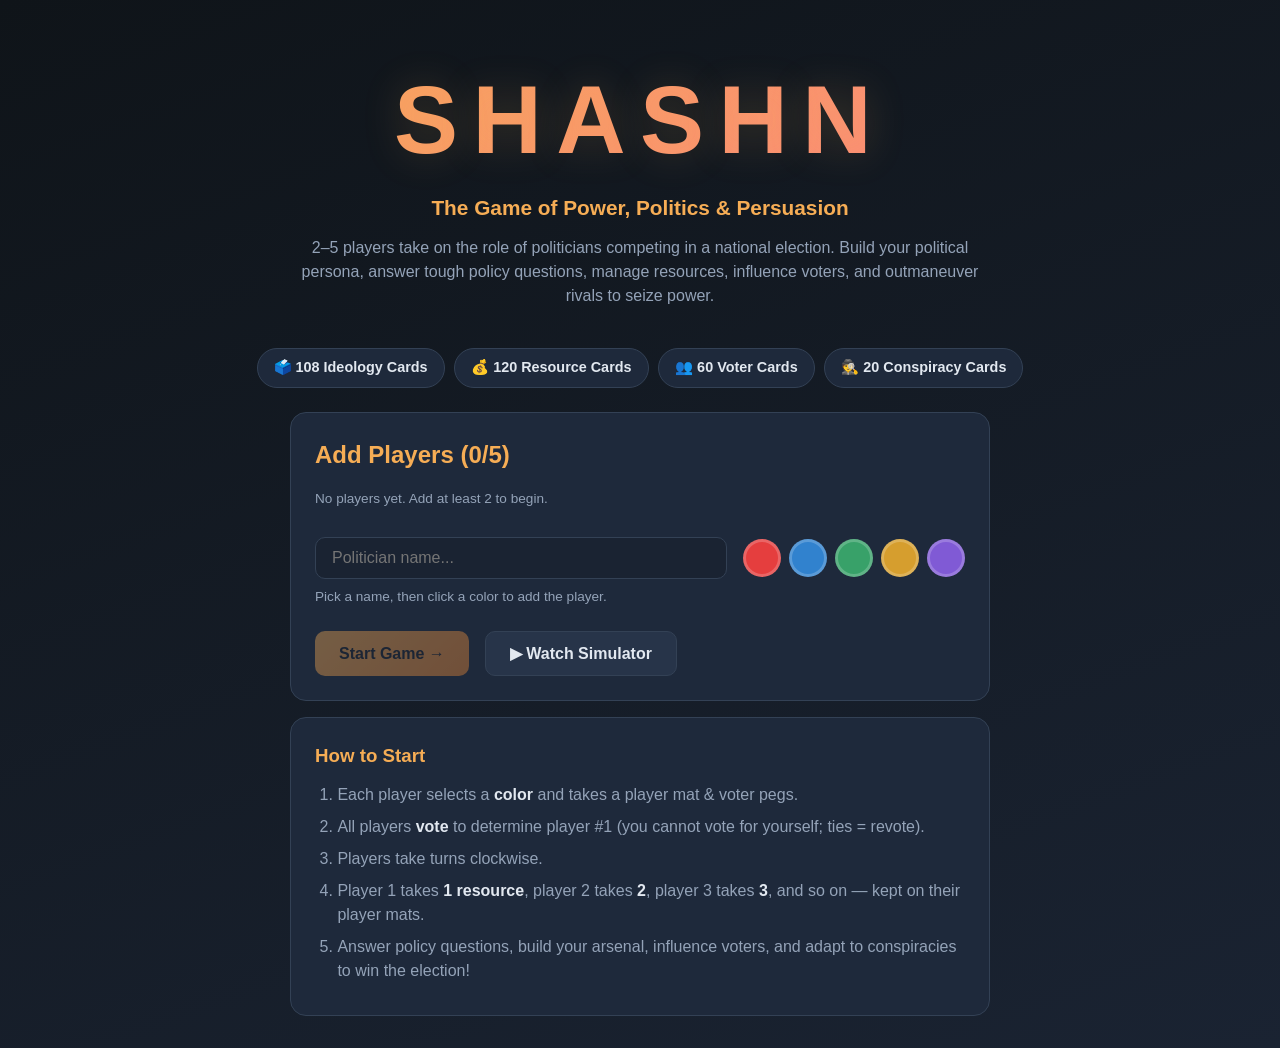
<file: shashn/index.html>
<!DOCTYPE html>
<html lang="en">
<head>
  <meta charset="UTF-8" />
  <meta name="viewport" content="width=device-width, initial-scale=1.0" />
  <title>SHASHN — The Game of Power, Politics &amp; Persuasion</title>
  <meta name="description" content="A digital version of Shashn: 2-5 players compete as politicians in a national election." />
  <link rel="stylesheet" href="style.css" />
</head>
<body>
  <div id="app"></div>
  <script src="cards.js"></script>
  <script src="game.js"></script>
  <script src="simulator.js"></script>
  <script src="ui.js"></script>
</body>
</html>
</file>
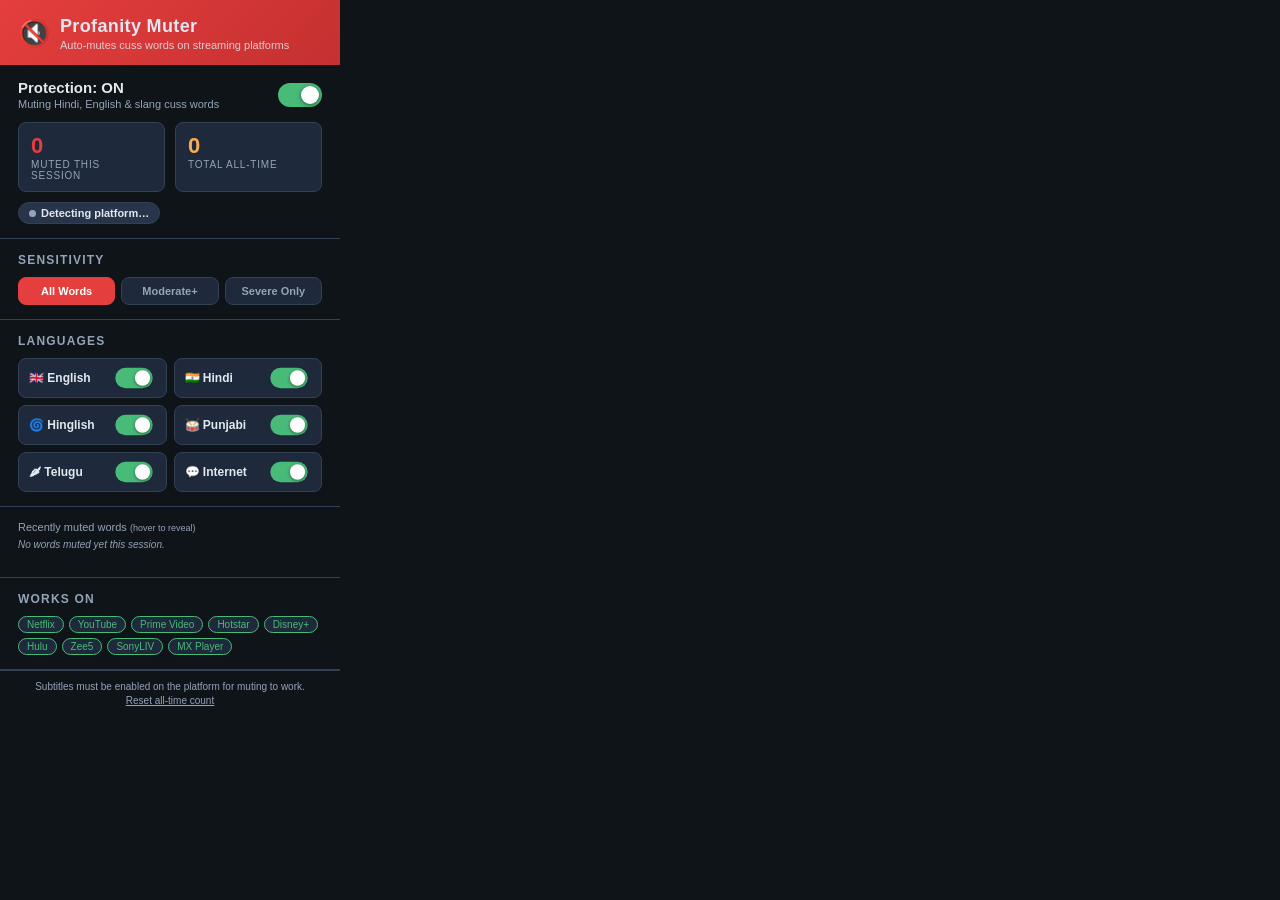
<file: netflix-chrome-extension/popup.html>
<!DOCTYPE html>
<html lang="en">
<head>
  <meta charset="UTF-8" />
  <meta name="viewport" content="width=device-width, initial-scale=1.0" />
  <title>Profanity Muter</title>
  <style>
    :root {
      --bg: #0f1419;
      --panel: #1e293b;
      --panel2: #273449;
      --accent: #e53e3e;
      --accent2: #f6ad55;
      --green: #48bb78;
      --text: #e2e8f0;
      --muted: #94a3b8;
      --border: #334155;
    }
    * { box-sizing: border-box; margin: 0; padding: 0; }
    body {
      width: 340px;
      font-family: 'Segoe UI', Roboto, sans-serif;
      background: var(--bg);
      color: var(--text);
      font-size: 14px;
    }

    .header {
      background: linear-gradient(135deg, #e53e3e, #c53030);
      padding: 16px 18px 14px;
      display: flex; align-items: center; gap: 10px;
    }
    .header-icon { font-size: 26px; }
    .header-title { font-size: 18px; font-weight: 800; letter-spacing: 0.02em; }
    .header-sub { font-size: 11px; opacity: 0.85; margin-top: 2px; }

    .section { padding: 14px 18px; border-bottom: 1px solid var(--border); }
    .section:last-child { border-bottom: none; }

    /* Master toggle */
    .master-row {
      display: flex; align-items: center; justify-content: space-between;
    }
    .master-label { font-size: 15px; font-weight: 700; }
    .master-sub { font-size: 11px; color: var(--muted); margin-top: 2px; }

    /* Toggle switch */
    .toggle-wrap { display: flex; align-items: center; gap: 8px; }
    .toggle {
      position: relative; width: 44px; height: 24px; cursor: pointer;
    }
    .toggle input { opacity: 0; width: 0; height: 0; position: absolute; }
    .slider {
      position: absolute; inset: 0; border-radius: 24px;
      background: var(--border); transition: background 0.2s;
    }
    .slider::before {
      content: ''; position: absolute;
      width: 18px; height: 18px; border-radius: 50%;
      background: #fff; left: 3px; bottom: 3px;
      transition: transform 0.2s;
      box-shadow: 0 1px 4px rgba(0,0,0,0.5);
    }
    input:checked + .slider { background: var(--green); }
    input:checked + .slider::before { transform: translateX(20px); }

    /* Stats */
    .stats { display: flex; gap: 10px; margin-top: 12px; }
    .stat-box {
      flex: 1; background: var(--panel); border-radius: 8px;
      padding: 10px 12px; border: 1px solid var(--border);
    }
    .stat-num { font-size: 22px; font-weight: 800; color: var(--accent); }
    .stat-label { font-size: 10px; color: var(--muted); text-transform: uppercase; letter-spacing: 0.08em; }
    .stat-total .stat-num { color: var(--accent2); }

    /* Platform indicator */
    .platform-badge {
      display: inline-flex; align-items: center; gap: 5px;
      background: var(--panel2); border: 1px solid var(--border);
      border-radius: 20px; padding: 4px 10px; font-size: 11px; font-weight: 600;
      margin-top: 10px;
    }
    .platform-dot { width: 7px; height: 7px; border-radius: 50%; background: var(--green); }
    .platform-dot.inactive { background: var(--muted); }

    /* Language toggles */
    .section-title { font-size: 12px; font-weight: 700; color: var(--muted); text-transform: uppercase; letter-spacing: 0.1em; margin-bottom: 10px; }
    .lang-grid { display: grid; grid-template-columns: 1fr 1fr; gap: 7px; }
    .lang-row {
      display: flex; align-items: center; justify-content: space-between;
      background: var(--panel); border: 1px solid var(--border);
      border-radius: 8px; padding: 7px 10px;
    }
    .lang-name { font-size: 12px; font-weight: 600; }
    .lang-toggle { transform: scale(0.85); }

    /* Last muted */
    .last-muted-title { font-size: 11px; color: var(--muted); margin-bottom: 6px; }
    .muted-words { display: flex; flex-wrap: wrap; gap: 5px; min-height: 24px; }
    .muted-word {
      background: rgba(229,62,62,0.15); border: 1px solid rgba(229,62,62,0.3);
      border-radius: 12px; padding: 2px 10px; font-size: 11px; color: var(--accent);
      font-weight: 600; filter: blur(4px); transition: filter 0.2s; cursor: pointer;
    }
    .muted-word:hover { filter: none; }
    .muted-word-hint { font-size: 10px; color: var(--muted); font-style: italic; }

    /* Sensitivity */
    .sensitivity-row { display: flex; gap: 6px; margin-top: 4px; }
    .sens-btn {
      flex: 1; padding: 7px 6px; border-radius: 8px; border: 1px solid var(--border);
      background: var(--panel); color: var(--muted); font-size: 11px; font-weight: 600;
      cursor: pointer; text-align: center; transition: all 0.15s;
    }
    .sens-btn.active { background: var(--accent); border-color: var(--accent); color: #fff; }

    /* Supported platforms */
    .platform-list { display: flex; flex-wrap: wrap; gap: 5px; margin-top: 6px; }
    .plat-tag {
      font-size: 10px; padding: 2px 8px; border-radius: 10px;
      background: var(--panel); border: 1px solid var(--border); color: var(--muted);
    }
    .plat-tag.active { border-color: var(--green); color: var(--green); }

    /* Footer */
    .footer {
      padding: 10px 18px; text-align: center; font-size: 10px; color: var(--muted);
      border-top: 1px solid var(--border);
    }
    .reset-btn {
      font-size: 10px; color: var(--muted); background: none; border: none; cursor: pointer;
      text-decoration: underline; margin-top: 3px;
    }
    .reset-btn:hover { color: var(--accent); }
  </style>
</head>
<body>
  <div class="header">
    <div class="header-icon">🔇</div>
    <div>
      <div class="header-title">Profanity Muter</div>
      <div class="header-sub">Auto-mutes cuss words on streaming platforms</div>
    </div>
  </div>

  <!-- Master toggle -->
  <div class="section">
    <div class="master-row">
      <div>
        <div class="master-label" id="statusText">Protection: ON</div>
        <div class="master-sub">Muting Hindi, English &amp; slang cuss words</div>
      </div>
      <label class="toggle">
        <input type="checkbox" id="masterToggle" checked />
        <span class="slider"></span>
      </label>
    </div>

    <div class="stats">
      <div class="stat-box">
        <div class="stat-num" id="sessionCount">0</div>
        <div class="stat-label">Muted this session</div>
      </div>
      <div class="stat-box stat-total">
        <div class="stat-num" id="totalCount">0</div>
        <div class="stat-label">Total all-time</div>
      </div>
    </div>

    <div id="platformBadge" class="platform-badge">
      <div class="platform-dot inactive" id="platformDot"></div>
      <span id="platformName">Detecting platform…</span>
    </div>
  </div>

  <!-- Sensitivity -->
  <div class="section">
    <div class="section-title">Sensitivity</div>
    <div class="sensitivity-row">
      <div class="sens-btn active" data-sens="all">All Words</div>
      <div class="sens-btn" data-sens="moderate">Moderate+</div>
      <div class="sens-btn" data-sens="severe">Severe Only</div>
    </div>
  </div>

  <!-- Language toggles -->
  <div class="section">
    <div class="section-title">Languages</div>
    <div class="lang-grid">
      <div class="lang-row">
        <span class="lang-name">🇬🇧 English</span>
        <label class="toggle lang-toggle"><input type="checkbox" data-lang="english" checked /><span class="slider"></span></label>
      </div>
      <div class="lang-row">
        <span class="lang-name">🇮🇳 Hindi</span>
        <label class="toggle lang-toggle"><input type="checkbox" data-lang="hindi" checked /><span class="slider"></span></label>
      </div>
      <div class="lang-row">
        <span class="lang-name">🌀 Hinglish</span>
        <label class="toggle lang-toggle"><input type="checkbox" data-lang="hinglish" checked /><span class="slider"></span></label>
      </div>
      <div class="lang-row">
        <span class="lang-name">🥁 Punjabi</span>
        <label class="toggle lang-toggle"><input type="checkbox" data-lang="punjabi" checked /><span class="slider"></span></label>
      </div>
      <div class="lang-row">
        <span class="lang-name">🌶 Telugu</span>
        <label class="toggle lang-toggle"><input type="checkbox" data-lang="telugu" checked /><span class="slider"></span></label>
      </div>
      <div class="lang-row">
        <span class="lang-name">💬 Internet</span>
        <label class="toggle lang-toggle"><input type="checkbox" data-lang="internet_slang" checked /><span class="slider"></span></label>
      </div>
    </div>
  </div>

  <!-- Recently muted -->
  <div class="section">
    <div class="last-muted-title">Recently muted words <span style="font-size:9px">(hover to reveal)</span></div>
    <div class="muted-words" id="mutedWords">
      <span class="muted-word-hint">No words muted yet this session.</span>
    </div>
  </div>

  <!-- Supported platforms -->
  <div class="section">
    <div class="section-title">Works On</div>
    <div class="platform-list">
      <span class="plat-tag active" id="tag-netflix">Netflix</span>
      <span class="plat-tag active" id="tag-youtube">YouTube</span>
      <span class="plat-tag active" id="tag-prime">Prime Video</span>
      <span class="plat-tag active" id="tag-hotstar">Hotstar</span>
      <span class="plat-tag active" id="tag-disney">Disney+</span>
      <span class="plat-tag active" id="tag-hulu">Hulu</span>
      <span class="plat-tag active" id="tag-zee5">Zee5</span>
      <span class="plat-tag active" id="tag-sonyliv">SonyLIV</span>
      <span class="plat-tag active" id="tag-mxplayer">MX Player</span>
    </div>
  </div>

  <div class="footer">
    Subtitles must be enabled on the platform for muting to work.
    <br/>
    <button class="reset-btn" id="resetBtn">Reset all-time count</button>
  </div>

  <script src="popup.js"></script>
</body>
</html>
</file>
<file: shashn/style.css>
/* ============================================================
   SHASHN - Political Board Game Styles
   ============================================================ */
:root {
  --bg: #0f1419;
  --bg2: #1a2332;
  --panel: #1e293b;
  --panel2: #273449;
  --accent: #f6ad55;
  --accent2: #fc8181;
  --text: #e2e8f0;
  --muted: #94a3b8;
  --border: #334155;
  --ideology: #4299e1;
  --resource: #48bb78;
  --voter: #ed8936;
  --conspiracy: #9f7aea;
}

* { box-sizing: border-box; margin: 0; padding: 0; }

body {
  font-family: 'Segoe UI', Roboto, -apple-system, sans-serif;
  background: linear-gradient(160deg, var(--bg) 0%, var(--bg2) 100%);
  color: var(--text);
  min-height: 100vh;
  line-height: 1.5;
}

#app { max-width: 1400px; margin: 0 auto; padding: 1rem; }

.screen { animation: fadeIn 0.4s ease; }
@keyframes fadeIn { from { opacity: 0; transform: translateY(10px); } to { opacity: 1; transform: none; } }

/* ── LOBBY ── */
.hero { text-align: center; padding: 2rem 1rem 1rem; }
.logo {
  font-size: clamp(3rem, 10vw, 6rem);
  font-weight: 900;
  letter-spacing: 0.15em;
  background: linear-gradient(135deg, var(--accent), var(--accent2));
  -webkit-background-clip: text; background-clip: text;
  -webkit-text-fill-color: transparent;
  text-shadow: 0 0 40px rgba(246,173,85,0.2);
}
.tagline { font-size: 1.3rem; color: var(--accent); font-weight: 600; margin-bottom: 0.8rem; }
.subtitle { color: var(--muted); max-width: 700px; margin: 0 auto; }

.deck-stats { display: flex; flex-wrap: wrap; gap: 0.6rem; justify-content: center; margin: 1.5rem 0; }
.stat-pill {
  background: var(--panel); border: 1px solid var(--border);
  padding: 0.5rem 1rem; border-radius: 20px; font-size: 0.9rem; font-weight: 600;
}

.lobby-panel, .rules-summary {
  background: var(--panel); border: 1px solid var(--border);
  border-radius: 16px; padding: 1.5rem; margin: 1rem auto; max-width: 700px;
}
.lobby-panel h2 { margin-bottom: 1rem; color: var(--accent); }

.player-list { display: flex; flex-wrap: wrap; gap: 0.6rem; margin-bottom: 1rem; min-height: 2rem; }
.player-chip {
  display: flex; align-items: center; gap: 0.5rem;
  padding: 0.5rem 1rem; border-radius: 24px; font-weight: 700;
  box-shadow: 0 2px 8px rgba(0,0,0,0.3);
}
.chip-remove {
  background: rgba(0,0,0,0.25); border: none; color: inherit;
  border-radius: 50%; width: 20px; height: 20px; cursor: pointer; font-size: 0.7rem;
}

.add-player-form { display: flex; gap: 1rem; align-items: center; flex-wrap: wrap; margin-bottom: 0.5rem; }
#playerName {
  flex: 1; min-width: 200px; padding: 0.7rem 1rem; border-radius: 10px;
  border: 1px solid var(--border); background: var(--bg2); color: var(--text); font-size: 1rem;
}
.color-picker { display: flex; gap: 0.5rem; }
.color-swatch {
  width: 38px; height: 38px; border-radius: 50%; border: 3px solid rgba(255,255,255,0.2);
  cursor: pointer; transition: transform 0.15s, border-color 0.15s;
}
.color-swatch:hover { transform: scale(1.15); border-color: #fff; }
.hint, .muted { color: var(--muted); font-size: 0.85rem; }

.lobby-actions { display: flex; gap: 1rem; margin-top: 1.5rem; flex-wrap: wrap; }

.btn {
  padding: 0.75rem 1.5rem; border-radius: 10px; border: none; cursor: pointer;
  font-size: 1rem; font-weight: 700; transition: transform 0.1s, box-shadow 0.2s;
}
.btn:hover { transform: translateY(-2px); box-shadow: 0 4px 16px rgba(0,0,0,0.3); }
.btn-primary { background: linear-gradient(135deg, var(--accent), #ed8936); color: #1a202c; }
.btn-secondary { background: var(--panel2); color: var(--text); border: 1px solid var(--border); }
.btn-small { padding: 0.4rem 0.9rem; font-size: 0.85rem; }
.btn.disabled, .btn:disabled { opacity: 0.4; cursor: not-allowed; }
.btn.disabled:hover, .btn:disabled:hover { transform: none; box-shadow: none; }

.rules-summary h3 { color: var(--accent); margin-bottom: 0.8rem; }
.rules-summary ol { padding-left: 1.4rem; }
.rules-summary li { margin-bottom: 0.5rem; color: var(--muted); }
.rules-summary strong { color: var(--text); }

/* ── VOTE ── */
.vote-screen { text-align: center; padding: 2rem 1rem; }
.vote-screen h2 { font-size: 2rem; margin-bottom: 0.5rem; }
.vote-card {
  background: var(--panel); border: 2px solid; border-radius: 16px;
  padding: 2rem; max-width: 600px; margin: 2rem auto;
}
.vote-options { display: flex; flex-wrap: wrap; gap: 1rem; justify-content: center; margin-top: 1.5rem; }
.vote-btn { min-width: 140px; }
.vote-progress { color: var(--muted); margin-top: 1rem; }

/* ── RESOURCES ── */
.resource-screen { padding: 1.5rem 0.5rem; }
.resource-screen h2 { text-align: center; font-size: 1.8rem; }
.current-picker {
  background: var(--panel); border: 2px solid; border-radius: 12px;
  padding: 1rem 1.5rem; max-width: 500px; margin: 1rem auto; text-align: center;
}
.card-grid {
  display: grid; grid-template-columns: repeat(auto-fill, minmax(220px, 1fr));
  gap: 1rem; margin: 1.5rem 0;
}
.picked-so-far { background: var(--panel); border-radius: 12px; padding: 1rem 1.5rem; }
.mini-cards { display: flex; flex-wrap: wrap; gap: 0.5rem; margin-top: 0.5rem; }
.mini-card { padding: 0.3rem 0.7rem; border-radius: 6px; font-size: 0.8rem; background: var(--panel2); }

/* ── CARDS ── */
.game-card {
  background: linear-gradient(165deg, var(--panel2), var(--panel));
  border: 1px solid var(--border); border-left: 5px solid var(--border);
  border-radius: 12px; padding: 0.9rem; font-size: 0.85rem;
  display: flex; flex-direction: column; gap: 0.35rem;
  transition: transform 0.15s, box-shadow 0.2s; position: relative; overflow: hidden;
}
.game-card.playable, .game-card.pickable { cursor: pointer; }
.game-card.playable:hover, .game-card.pickable:hover {
  transform: translateY(-6px) scale(1.02); box-shadow: 0 10px 30px rgba(0,0,0,0.5); z-index: 5;
}
.card-cat { font-size: 0.65rem; letter-spacing: 0.1em; text-transform: uppercase; color: var(--muted); font-weight: 700; }
.card-title { font-size: 1rem; font-weight: 800; color: var(--text); }
.card-desc { color: var(--muted); font-size: 0.78rem; }
.card-effect { font-size: 0.75rem; color: var(--accent); font-weight: 600; }
.card-foot { font-size: 0.7rem; color: var(--muted); margin-top: auto; }
.card-power, .card-meta { font-size: 0.75rem; color: var(--accent); font-weight: 700; }
.card-stance {
  display: inline-block; font-size: 0.65rem; padding: 0.1rem 0.5rem; border-radius: 10px;
  background: rgba(255,255,255,0.08); width: fit-content; text-transform: capitalize;
}
.stance-progressive { color: #63b3ed; } .stance-conservative { color: #fc8181; }
.stance-moderate { color: #f6e05e; } .stance-bipartisan { color: #68d391; }
.stance-farright { color: #f56565; }

/* category accent colors */
.cat-healthcare, .cat-media { border-left-color: var(--resource); }
.cat-funding, .cat-economy { border-left-color: #48bb78; }
.cat-groundgame { border-left-color: #38b2ac; }
.cat-endorsements { border-left-color: #4299e1; }
.cat-voterbloc, .cat-voter { border-left-color: var(--voter); }
.cat-conspiracy { border-left-color: var(--conspiracy); }
.cat-education, .cat-environment, .cat-immigration, .cat-defense,
.cat-socialjustice, .cat-housing, .cat-technology, .cat-foreignpolicy,
.cat-criminaljust, .cat-religionval { border-left-color: var(--ideology); }

/* ── GAMEPLAY ── */
.game-header {
  display: flex; justify-content: space-between; align-items: center;
  flex-wrap: wrap; gap: 0.8rem; padding: 0.8rem 1rem; background: var(--panel);
  border-radius: 12px; margin-bottom: 1rem;
}
.round-info { display: flex; gap: 0.8rem; flex-wrap: wrap; }
.round-badge { background: var(--accent); color: #1a202c; padding: 0.4rem 0.9rem; border-radius: 8px; font-weight: 800; }
.phase-badge { background: var(--panel2); padding: 0.4rem 0.9rem; border-radius: 8px; font-size: 0.85rem; }
.turn-indicator { padding: 0.5rem 1.2rem; border-radius: 10px; font-weight: 800; font-size: 1.1rem; }

.game-body { display: grid; grid-template-columns: 1fr 1.4fr 1fr; gap: 1rem; }
@media (max-width: 1100px) { .game-body { grid-template-columns: 1fr; } }

.players-column { display: flex; flex-direction: column; gap: 0.8rem; }

.player-mat {
  background: var(--panel); border: 2px solid; border-radius: 12px; overflow: hidden;
  transition: box-shadow 0.3s;
}
.active-mat { box-shadow: 0 0 0 3px var(--accent), 0 8px 24px rgba(0,0,0,0.4); }
.mat-header { display: flex; justify-content: space-between; padding: 0.5rem 0.9rem; font-weight: 800; }
.mat-body { padding: 0.7rem 0.9rem; }
.peg-regions { display: flex; flex-direction: column; gap: 0.3rem; margin-bottom: 0.6rem; }
.region-row { display: flex; align-items: center; gap: 0.5rem; }
.region-name { font-size: 0.72rem; color: var(--muted); width: 75px; }
.pegs { display: flex; gap: 2px; align-items: center; flex-wrap: wrap; }
.peg { width: 11px; height: 11px; border-radius: 50%; display: inline-block; box-shadow: 0 1px 2px rgba(0,0,0,0.4); }
.peg-empty { color: var(--border); font-size: 0.8rem; }
.peg-overflow { font-size: 0.7rem; color: var(--accent); font-weight: 700; }
.mat-stats { display: flex; gap: 0.7rem; flex-wrap: wrap; font-size: 0.8rem; color: var(--muted); margin-bottom: 0.5rem; }
.win-bar { height: 6px; background: var(--bg); border-radius: 3px; overflow: hidden; }
.win-fill { height: 100%; transition: width 0.5s; }

.action-panel { background: var(--panel); border-radius: 12px; padding: 1rem; margin-bottom: 1rem; }
.action-panel h3 { color: var(--accent); margin-bottom: 0.8rem; }
.action-group { margin-bottom: 0.9rem; }
.action-group label { display: block; font-size: 0.85rem; color: var(--muted); margin-bottom: 0.4rem; font-weight: 600; }
.region-buttons, .target-buttons { display: flex; flex-wrap: wrap; gap: 0.4rem; }
.btn-action { background: var(--panel2); color: var(--text); padding: 0.45rem 0.8rem; font-size: 0.8rem; border: 1px solid var(--border); }
.btn-action:hover { background: var(--accent); color: #1a202c; }
.btn-end { width: 100%; margin-top: 0.5rem; }

.hand-area h4 { margin-bottom: 0.6rem; color: var(--accent); }
.hand-cards { display: grid; grid-template-columns: repeat(auto-fill, minmax(180px, 1fr)); gap: 0.7rem; }

.log-column { background: var(--panel); border-radius: 12px; padding: 1rem; max-height: 80vh; }
.log-column h4 { color: var(--accent); margin-bottom: 0.6rem; }
.log-feed { display: flex; flex-direction: column; gap: 0.35rem; overflow-y: auto; max-height: 75vh; }
.log-entry { font-size: 0.78rem; padding: 0.4rem 0.6rem; border-radius: 6px; background: var(--bg2); border-left: 3px solid var(--border); }
.log-system, .log-win { border-left-color: var(--accent); color: var(--accent); font-weight: 600; }
.log-conspiracy { border-left-color: var(--conspiracy); }
.log-voter { border-left-color: var(--voter); }
.log-ideology { border-left-color: var(--ideology); }
.log-resource, .log-action { border-left-color: var(--resource); }
.log-debate { border-left-color: var(--accent2); }

.sim-banner { background: var(--panel); border-radius: 12px; padding: 1.5rem; text-align: center; font-size: 1.2rem; color: var(--accent); font-weight: 700; margin-bottom: 1rem; }

/* ── ELECTION / GAMEOVER ── */
.election-screen, .gameover-screen { text-align: center; padding: 3rem 1rem; }
.election-title { font-size: 3rem; color: var(--accent); animation: pulse 1s infinite; }
@keyframes pulse { 50% { opacity: 0.6; } }
.counting, .final-board { max-width: 500px; margin: 2rem auto; }
.count-row, .final-row {
  display: flex; justify-content: space-between; align-items: center;
  background: var(--panel); border-left: 4px solid; border-radius: 8px;
  padding: 0.8rem 1.2rem; margin-bottom: 0.6rem;
}
.gameover-screen h1 { font-size: 2.5rem; color: var(--accent); margin: 0.5rem 0; }
.confetti { font-size: 4rem; animation: bounce 1s infinite; }
@keyframes bounce { 50% { transform: translateY(-15px); } }
.final-row { gap: 0.8rem; flex-wrap: wrap; }
.winner-row { box-shadow: 0 0 0 2px var(--accent); }
.rank { font-weight: 800; color: var(--accent); }
.fname { font-weight: 700; flex: 1; text-align: left; }
.fstats { font-size: 0.78rem; color: var(--muted); width: 100%; }
.gameover-screen .btn { margin-top: 1.5rem; }

/* ── TOAST ── */
.toast {
  position: fixed; bottom: 2rem; left: 50%; transform: translateX(-50%) translateY(100px);
  background: var(--accent2); color: #1a202c; padding: 0.8rem 1.5rem; border-radius: 10px;
  font-weight: 700; box-shadow: 0 8px 30px rgba(0,0,0,0.5); opacity: 0; transition: all 0.3s; z-index: 1000;
}
.toast.show { transform: translateX(-50%) translateY(0); opacity: 1; }
</file>
